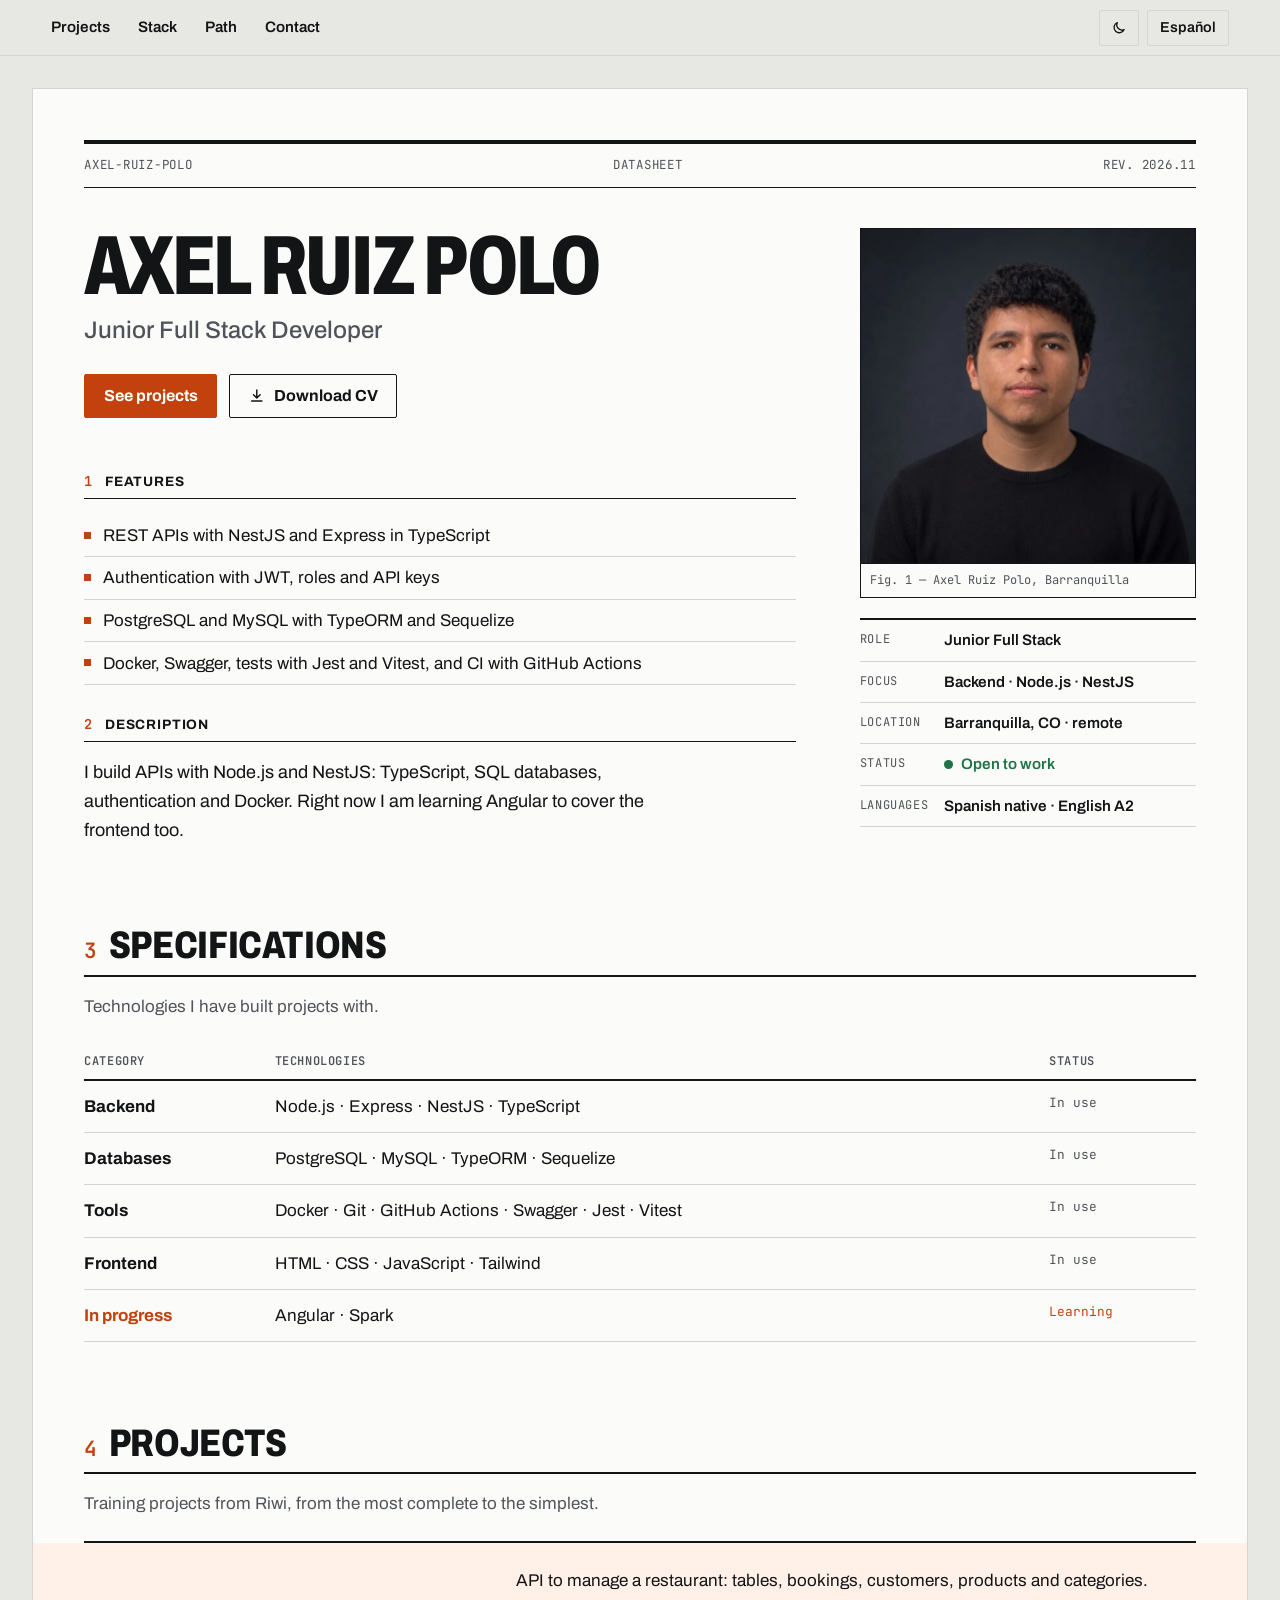
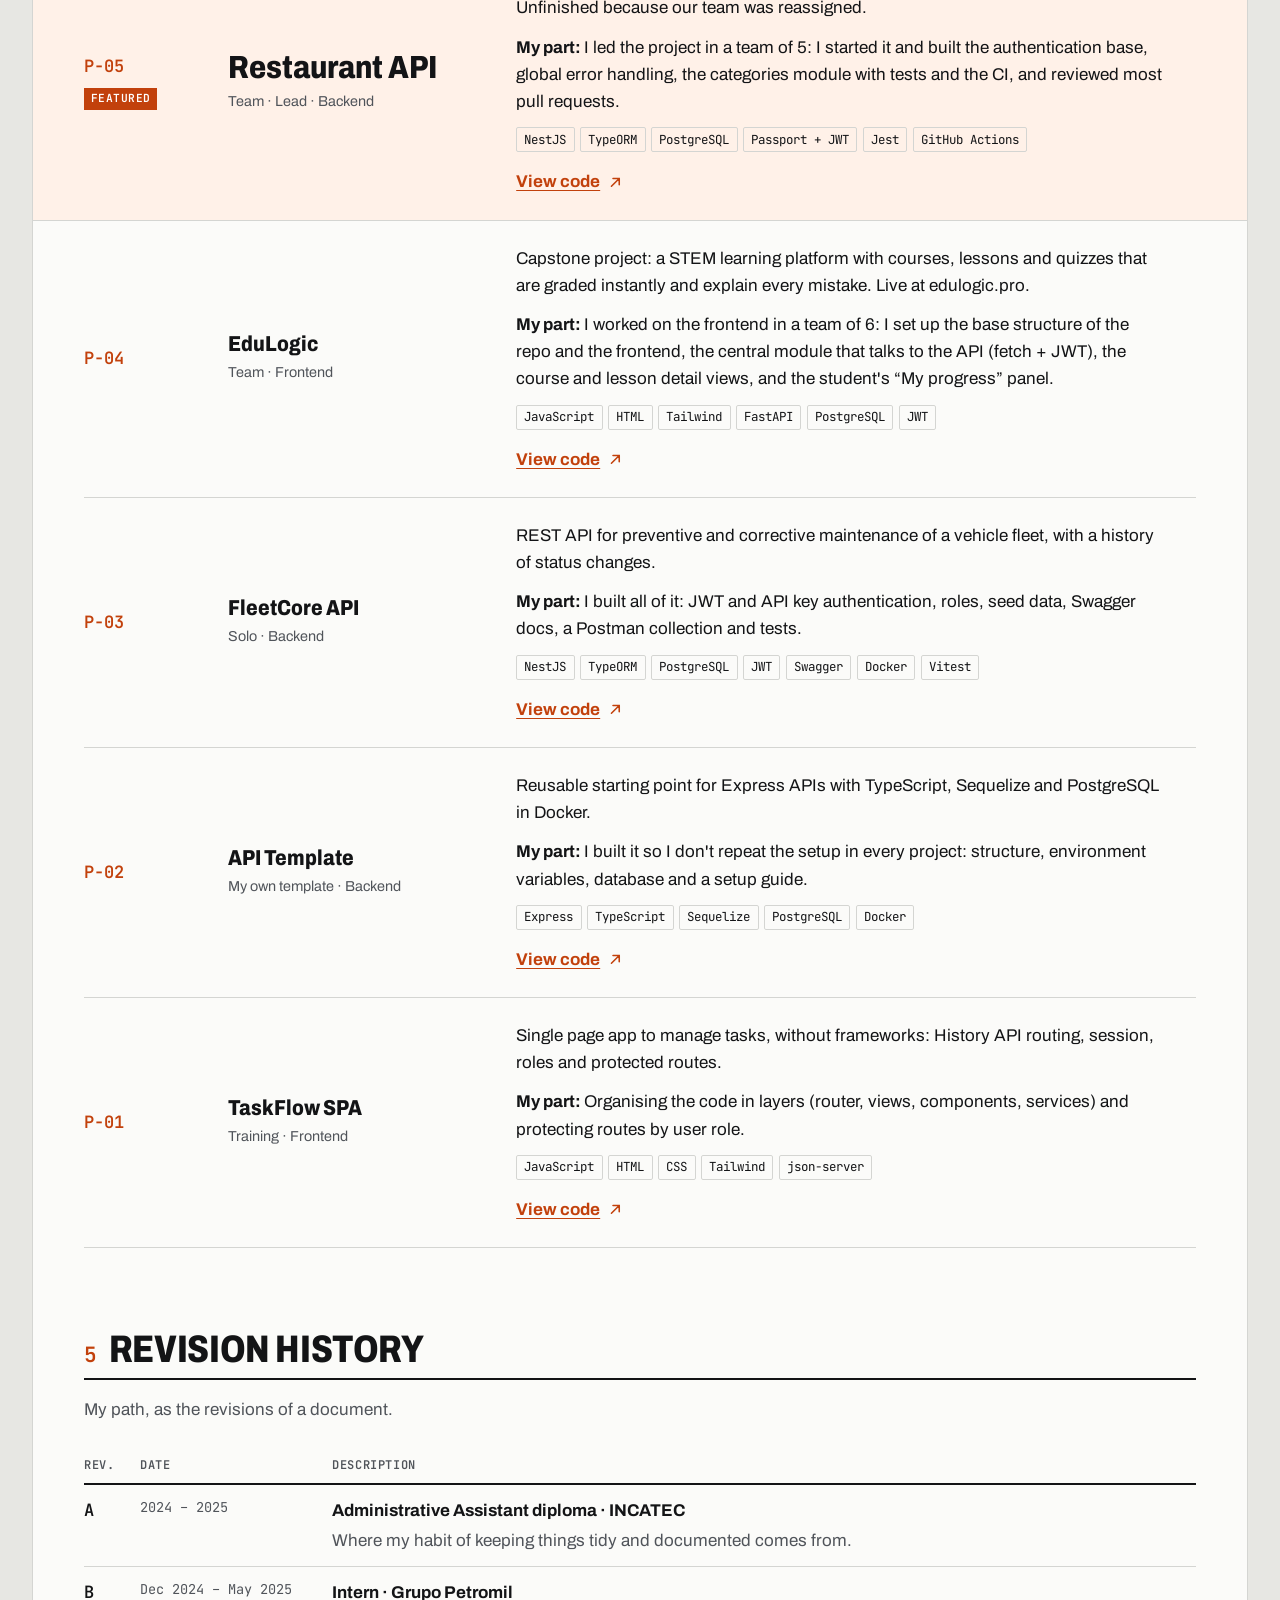
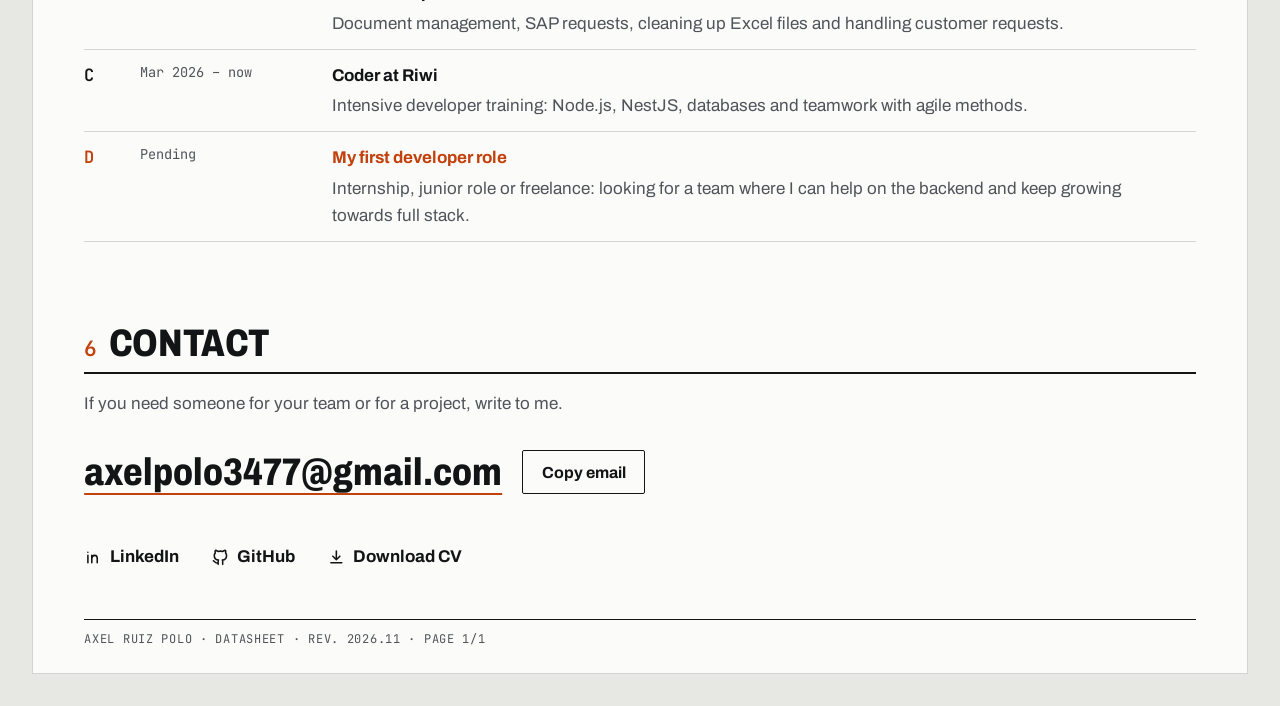
<file: index.html>
<!DOCTYPE html>
<html lang="es">
<head>
  <meta charset="UTF-8">
  <meta name="viewport" content="width=device-width, initial-scale=1.0">
  <title>Axel Ruiz Polo · Desarrollador Full Stack Junior</title>
  <meta name="description" content="Portafolio de Axel Ruiz Polo, desarrollador Full Stack Junior en Barranquilla: APIs con Node.js, NestJS, TypeScript, PostgreSQL y Docker. Disponible para trabajar.">
  <meta name="theme-color" content="#f6f6f4">
  <meta name="color-scheme" content="light dark">
  <link rel="canonical" href="https://arp34.github.io/">

  <!-- Vista previa al compartir el enlace (LinkedIn, WhatsApp, X...) -->
  <meta property="og:type" content="profile">
  <meta property="og:locale" content="es_CO">
  <meta property="og:locale:alternate" content="en_US">
  <meta property="og:title" content="Axel Ruiz Polo · Desarrollador Full Stack Junior">
  <meta property="og:description" content="APIs con Node.js y NestJS. Disponible para trabajar.">
  <meta property="og:url" content="https://arp34.github.io/">
  <meta property="og:image" content="https://arp34.github.io/assets/img/og.jpg">
  <meta property="og:image:width" content="1200">
  <meta property="og:image:height" content="630">
  <meta property="og:image:alt" content="Ficha técnica de Axel Ruiz Polo, desarrollador Full Stack Junior">
  <meta name="twitter:card" content="summary_large_image">

  <!-- Datos estructurados: le dicen a Google que la página es de una persona -->
  <script type="application/ld+json">
    {
      "@context": "https://schema.org",
      "@type": "Person",
      "name": "Axel Ruiz Polo",
      "jobTitle": "Desarrollador Full Stack Junior",
      "url": "https://arp34.github.io/",
      "image": "https://arp34.github.io/assets/img/axel.webp",
      "email": "mailto:axelpolo3477@gmail.com",
      "address": { "@type": "PostalAddress", "addressLocality": "Barranquilla", "addressCountry": "CO" },
      "knowsAbout": ["Node.js", "NestJS", "TypeScript", "PostgreSQL", "MySQL", "Docker", "Express"],
      "sameAs": ["https://www.linkedin.com/in/axel-ruiz-polo/", "https://github.com/Arp34"]
    }
  </script>

  <link rel="icon" href="assets/img/favicon.svg" type="image/svg+xml">
  <link rel="apple-touch-icon" href="assets/img/apple-touch-icon.png">
  <link rel="preconnect" href="https://fonts.googleapis.com">
  <link rel="preconnect" href="https://fonts.gstatic.com" crossorigin>
  <link rel="stylesheet" href="https://fonts.googleapis.com/css2?family=Archivo:wdth,wght@62..125,400..800&family=JetBrains+Mono:wght@400;600&display=swap">
  <link rel="stylesheet" href="css/styles.css?v=9">

  <!-- Aplica el tema guardado antes de pintar, para que no haya un destello claro -->
  <script>
    try {
      const saved = localStorage.getItem("theme");
      if (saved === "dark" || saved === "light") document.documentElement.dataset.theme = saved;
    } catch (e) {}
  </script>
</head>
<body>
  <a class="skip" href="#proyectos" data-i18n="hero.ctaProjects">Ver proyectos</a>

  <header class="topbar">
    <!-- Solo se ve en móvil, donde los enlaces van dentro del menú -->
    <a class="topbar__brand" href="#nombre">AXEL-RUIZ-POLO</a>
    <nav class="topbar__nav" id="site-nav" aria-label="Secciones" data-i18n-aria="nav.sections">
      <a href="#proyectos" data-i18n="nav.projects">Proyectos</a>
      <a href="#stack" data-i18n="nav.stack">Stack</a>
      <a href="#trayectoria" data-i18n="nav.path">Trayectoria</a>
      <a href="#contacto" data-i18n="nav.contact">Contacto</a>
    </nav>
    <div class="topbar__tools">
      <button class="tool" id="theme-toggle" type="button" aria-label="Activar modo oscuro">
        <!-- Luna (se ve en modo claro) y sol (se ve en modo oscuro) -->
        <svg class="icon icon--moon" viewBox="0 0 24 24" aria-hidden="true"><path d="M20 14.5A8 8 0 0 1 9.5 4a8 8 0 1 0 10.5 10.5Z"/></svg>
        <svg class="icon icon--sun" viewBox="0 0 24 24" aria-hidden="true"><circle cx="12" cy="12" r="4"/><path d="M12 2v2m0 16v2M4.9 4.9l1.4 1.4m11.4 11.4 1.4 1.4M2 12h2m16 0h2M4.9 19.1l1.4-1.4M17.7 6.3l1.4-1.4"/></svg>
      </button>
      <button class="tool" id="lang-toggle" type="button" lang="en" data-i18n="nav.lang">English</button>
      <!-- Botón de menú: solo en móvil. aria-expanded dice si está abierto -->
      <button class="tool topbar__menu" id="menu-toggle" type="button" aria-expanded="false" aria-controls="site-nav" aria-label="Abrir menú">
        <svg class="icon icon--open" viewBox="0 0 24 24" aria-hidden="true"><path d="M4 7h16M4 12h16M4 17h16"/></svg>
        <svg class="icon icon--close" viewBox="0 0 24 24" aria-hidden="true"><path d="M6 6l12 12M18 6 6 18"/></svg>
      </button>
    </div>
  </header>

  <main class="sheet">
    <!-- Primera "página" del datasheet: título, características y datos clave -->
    <section class="hero" aria-labelledby="nombre">
      <div class="docstrip">
        <span>AXEL-RUIZ-POLO</span>
        <span data-i18n="doc.type">Ficha técnica</span>
        <span data-i18n="doc.rev">Rev. 2026.11</span>
      </div>

      <div class="hero__grid">
        <div class="hero__main">
          <h1 id="nombre" class="hero__name">Axel Ruiz Polo</h1>
          <p class="hero__role" data-i18n="hero.role">Desarrollador Full Stack Junior</p>
          <div class="actions">
            <a class="btn btn--primary" href="#proyectos" data-i18n="hero.ctaProjects">Ver proyectos</a>
            <a class="btn" href="assets/cv/CV-Axel-Ruiz-Polo.pdf" download>
              <svg class="icon" viewBox="0 0 24 24" aria-hidden="true"><path d="M12 4v11m0 0-4.5-4.5M12 15l4.5-4.5M5 19h14"/></svg>
              <span data-i18n="hero.ctaCv">Descargar CV</span>
            </a>
          </div>

          <h2 class="sec"><span class="sec__num">1</span> <span data-i18n="hero.featuresTitle">Características</span></h2>
          <ul class="features" id="features-list"></ul>

          <h2 class="sec"><span class="sec__num">2</span> <span data-i18n="hero.descTitle">Descripción</span></h2>
          <p class="hero__lead" data-i18n="hero.lead">Construyo APIs con Node.js y NestJS: TypeScript, bases de datos SQL, autenticación y Docker. Ahora aprendo Angular para cubrir también el frontend.</p>

        </div>

        <aside class="hero__aside">
          <figure class="fig">
            <img src="assets/img/axel.webp" width="672" height="672" fetchpriority="high" alt="Foto de Axel Ruiz Polo" data-i18n-alt="hero.photoAlt">
            <figcaption data-i18n="hero.figure">Fig. 1 — Axel Ruiz Polo, Barranquilla</figcaption>
          </figure>
          <dl class="specs" id="specs-list"></dl>
        </aside>
      </div>
    </section>

    <section class="band" id="stack" aria-labelledby="stack-title">
      <h2 class="sec sec--big" id="stack-title"><span class="sec__num">3</span> <span data-i18n="stack.title">Especificaciones</span></h2>
      <p class="band__intro" data-i18n="stack.intro">Tecnologías con las que he construido proyectos.</p>
      <div class="table-wrap">
        <table class="table table--stack">
          <thead>
            <tr>
              <th scope="col" data-i18n="stack.colCategory">Categoría</th>
              <th scope="col" data-i18n="stack.colTech">Tecnologías</th>
              <th scope="col" data-i18n="stack.colStatus">Estado</th>
            </tr>
          </thead>
          <tbody id="stack-list"></tbody>
        </table>
      </div>
    </section>

    <section class="band" id="proyectos" aria-labelledby="projects-title">
      <h2 class="sec sec--big" id="projects-title"><span class="sec__num">4</span> <span data-i18n="projects.title">Proyectos</span></h2>
      <p class="band__intro" data-i18n="projects.intro">Proyectos formativos de Riwi, del más completo al más sencillo.</p>
      <ol class="projects" id="projects-list"></ol>
      <noscript><p><a href="https://github.com/Arp34">github.com/Arp34</a></p></noscript>
    </section>

    <section class="band" id="trayectoria" aria-labelledby="path-title">
      <h2 class="sec sec--big" id="path-title"><span class="sec__num">5</span> <span data-i18n="path.title">Historial de revisiones</span></h2>
      <p class="band__intro" data-i18n="path.intro">Mi trayectoria, como las revisiones de un documento.</p>
      <div class="table-wrap">
        <table class="table table--path">
          <thead>
            <tr>
              <th scope="col" data-i18n="path.colRev">Rev.</th>
              <th scope="col" data-i18n="path.colDate">Fecha</th>
              <th scope="col" data-i18n="path.colDesc">Descripción</th>
            </tr>
          </thead>
          <tbody id="path-list"></tbody>
        </table>
      </div>
    </section>
  </main>

  <footer class="foot" id="contacto" aria-labelledby="contact-title">
    <div class="foot__inner">
      <h2 class="sec sec--big" id="contact-title"><span class="sec__num">6</span> <span data-i18n="contact.title">Contacto</span></h2>
      <p class="foot__lead" data-i18n="contact.lead">Si buscas a alguien para tu equipo o para un proyecto, escríbeme.</p>

      <div class="mail">
        <a class="mail__address" href="mailto:axelpolo3477@gmail.com">axelpolo3477@gmail.com</a>
        <button class="btn" id="copy-email" type="button" data-i18n="contact.copy">Copiar correo</button>
        <span class="mail__done" id="copy-status" role="status"></span>
      </div>

      <ul class="links">
        <li>
          <a href="https://www.linkedin.com/in/axel-ruiz-polo/" target="_blank" rel="noopener">
            <svg class="icon" viewBox="0 0 24 24" aria-hidden="true"><path d="M5 9.5V19M5 5.5v.01M10 19v-9.5m0 4.25c0-2.5 1.5-4.25 3.75-4.25S17 11 17 13.5V19"/></svg>
            LinkedIn
          </a>
        </li>
        <li>
          <a href="https://github.com/Arp34" target="_blank" rel="noopener">
            <svg class="icon" viewBox="0 0 24 24" aria-hidden="true"><path d="M9 19c-4 1.3-4-2-6-2.5M15 21v-3.5c0-1 .1-1.4-.5-2 2.8-.3 5.5-1.4 5.5-6a4.6 4.6 0 0 0-1.3-3.2 4.3 4.3 0 0 0-.1-3.2s-1-.3-3.4 1.3a11.8 11.8 0 0 0-6.2 0C6.6 2.8 5.6 3.1 5.6 3.1a4.3 4.3 0 0 0-.1 3.2A4.6 4.6 0 0 0 4.2 9.5c0 4.6 2.7 5.7 5.5 6-.6.6-.6 1.2-.5 2V21"/></svg>
            GitHub
          </a>
        </li>
        <li>
          <a href="assets/cv/CV-Axel-Ruiz-Polo.pdf" download>
            <svg class="icon" viewBox="0 0 24 24" aria-hidden="true"><path d="M12 4v11m0 0-4.5-4.5M12 15l4.5-4.5M5 19h14"/></svg>
            <span data-i18n="hero.ctaCv">Descargar CV</span>
          </a>
        </li>
      </ul>

      <p class="foot__signature" data-i18n="contact.signature">Axel Ruiz Polo · Ficha técnica · Rev. 2026.11 · Pág. 1/1</p>
    </div>
  </footer>

  <script src="js/content.js?v=9"></script>
  <script src="js/main.js?v=9"></script>
</body>
</html>
</file>
<file: css/styles.css>
/* ==========================================================
   Portafolio de Axel Ruiz Polo: "ficha técnica" (datasheet)
   La página es la hoja de especificaciones de un componente:
   bloque de título, características, datos clave, tablas,
   historial de revisiones. Papel, tinta, líneas finas de 1px
   y un único color de señal (naranja) para lo importante.
   ========================================================== */

/* ---------- 1. Variables ----------
   Los colores tienen nombre de FUNCIÓN, no de color: el modo oscuro
   solo cambia sus valores y ninguna regla de abajo cambia. */
:root {
  --desk: #e7e7e3;          /* la mesa sobre la que está la hoja */
  --paper: #fbfbf9;         /* la hoja */
  --ink: #131416;           /* texto principal y reglas fuertes */
  --ink-soft: #50545a;      /* texto secundario */
  --rule-soft: #d4d5d2;     /* líneas finas entre filas */
  --accent: #c2410c;        /* naranja de señal: acciones y destacados */
  --accent-hover: #9a3412;
  --on-accent: #ffffff;
  --tint: #fff1e8;          /* fondo de la fila destacada */
  --ok: #1d7446;            /* "disponible" */

  --font-sans: "Archivo", system-ui, sans-serif;
  --font-mono: "JetBrains Mono", ui-monospace, monospace;

  --gutter: clamp(1rem, 4vw, 3.5rem);
  --max: 76rem;
  --radius: 2px;

  color-scheme: light;
}

/* Modo oscuro: hoja de grafito, tinta clara, el mismo naranja más luminoso */
:root[data-theme="dark"] {
  --desk: #0b0c0e;
  --paper: #121417;
  --ink: #e9eaec;
  --ink-soft: #a3a8b0;
  --rule-soft: #2c3036;
  --accent: #ff8a4c;
  --accent-hover: #ffa574;
  --on-accent: #121417;
  --tint: #24180f;
  --ok: #5fd08f;
  color-scheme: dark;
}

/* Sin elección guardada, se sigue el tema del sistema */
@media (prefers-color-scheme: dark) {
  :root:not([data-theme="light"]) {
    --desk: #0b0c0e;
    --paper: #121417;
    --ink: #e9eaec;
    --ink-soft: #a3a8b0;
    --rule-soft: #2c3036;
    --accent: #ff8a4c;
    --accent-hover: #ffa574;
    --on-accent: #121417;
    --tint: #24180f;
    --ok: #5fd08f;
    color-scheme: dark;
  }
}

/* ---------- 2. Base ---------- */
*,
*::before,
*::after {
  box-sizing: border-box;
}

html {
  scroll-behavior: smooth;
  scroll-padding-top: 4.5rem; /* que la barra fija no tape los títulos al saltar */
  scrollbar-color: var(--ink-soft) var(--desk);
}

body {
  margin: 0;
  font-family: var(--font-sans);
  font-size: 1.0625rem;
  line-height: 1.6;
  color: var(--ink);
  caret-color: var(--accent);
  background: var(--desk);
}

::selection {
  background: var(--accent);
  color: var(--on-accent);
}

img {
  max-width: 100%;
  display: block;
}

a {
  color: inherit;
  text-underline-offset: 0.2em;
}

h1,
h2,
h3 {
  line-height: 1.1;
  text-wrap: balance;
}

p {
  text-wrap: pretty;
}

:focus-visible {
  outline: 2px solid var(--accent);
  outline-offset: 3px;
}

.icon {
  width: 1.1em;
  height: 1.1em;
  flex: none;
  fill: none;
  stroke: currentColor;
  stroke-width: 2;
  stroke-linecap: round;
  stroke-linejoin: round;
}

.visually-hidden {
  position: absolute;
  width: 1px;
  height: 1px;
  overflow: hidden;
  clip-path: inset(50%);
  white-space: nowrap;
}

.skip {
  position: absolute;
  left: var(--gutter);
  top: -4rem;
  z-index: 20;
  padding: 0.5rem 1rem;
  background: var(--ink);
  color: var(--paper);
}

.skip:focus {
  top: 0.75rem;
}

/* ---------- 3. Barra superior ---------- */
.topbar {
  position: sticky;
  top: 0;
  z-index: 10;
  display: flex;
  align-items: center;
  justify-content: space-between;
  gap: 1rem;
  padding: 0.6rem var(--gutter);
  background: var(--desk);
  border-bottom: 1px solid var(--rule-soft);
}

.topbar__nav {
  display: flex;
  flex-wrap: wrap;
  gap: 0.25rem 1.75rem;
}

.topbar__nav a {
  font-weight: 600;
  font-size: 0.95rem;
  text-decoration: none;
  padding-block: 0.3rem;
  border-bottom: 1px solid transparent;
}

.topbar__nav a:hover {
  border-bottom-color: var(--ink);
}

.topbar__tools {
  display: flex;
  flex: none;
  gap: 0.5rem;
}

.tool {
  display: inline-flex;
  align-items: center;
  justify-content: center;
  min-width: 2.5rem;
  min-height: 2.25rem;
  padding: 0.3rem 0.75rem;
  font: inherit;
  font-weight: 600;
  font-size: 0.9rem;
  color: var(--ink);
  background: transparent;
  border: 1px solid var(--rule-soft);
  border-radius: var(--radius);
  cursor: pointer;
}

.tool:hover {
  border-color: var(--ink);
}

#theme-toggle {
  padding-inline: 0.5rem;
}

/* El botón de tema enseña la luna en claro y el sol en oscuro */
.icon--sun {
  display: none;
}

:root[data-theme="dark"] .icon--sun {
  display: block;
}

:root[data-theme="dark"] .icon--moon {
  display: none;
}

@media (prefers-color-scheme: dark) {
  :root:not([data-theme="light"]) .icon--sun {
    display: block;
  }

  :root:not([data-theme="light"]) .icon--moon {
    display: none;
  }
}

/* La marca y el botón de menú solo existen en móvil */
.topbar__brand,
.topbar__menu {
  display: none;
}

.icon--close {
  display: none;
}

/* ---------- Barra en móvil: marca + herramientas + menú desplegable ---------- */
@media (max-width: 40rem) {
  .topbar__brand {
    display: block;
    font-family: var(--font-mono);
    font-size: 0.8rem;
    font-weight: 600;
    letter-spacing: 0.06em;
    text-decoration: none;
  }

  .topbar__menu {
    display: inline-flex;
    padding-inline: 0.5rem;
  }

  /* La referencia ya sale en la barra: no repetirla en la tira del documento
     (solo cuando hay barra; la página 404 no la tiene) */
  .topbar + .sheet .docstrip span:first-child {
    display: none;
  }

  /* El panel cuelga justo debajo de la barra (que es sticky, así que
     sirve de referencia para position: absolute) */
  .topbar__nav {
    display: none;
    position: absolute;
    top: 100%;
    left: 0;
    right: 0;
    flex-direction: column;
    gap: 0;
    padding: 0.25rem var(--gutter) 0.75rem;
    background: var(--paper);
    border-bottom: 2px solid var(--ink);
  }

  .topbar.is-open .topbar__nav {
    display: flex;
  }

  .topbar__nav a {
    padding-block: 0.9rem;
    font-size: 1.05rem;
    border-bottom: 1px solid var(--rule-soft);
  }

  .topbar__nav a:last-child {
    border-bottom: 0;
  }

  .topbar.is-open .icon--open {
    display: none;
  }

  .topbar.is-open .icon--close {
    display: block;
  }
}

/* ---------- 4. La hoja ---------- */
.sheet {
  max-width: var(--max);
  margin: clamp(0rem, 3vw, 2rem) auto 0;
  padding: clamp(1.25rem, 4vw, 3.5rem) var(--gutter) 0;
  background: var(--paper);
  border: 1px solid var(--rule-soft);
  border-bottom: 0;
}

/* Tira de documento: referencia, tipo y revisión, como en un datasheet.
   La regla gruesa de arriba se "dibuja" al cargar (el único movimiento). */
.docstrip {
  position: relative;
  display: flex;
  flex-wrap: wrap;
  justify-content: space-between;
  gap: 0.25rem 1.5rem;
  padding-block: 0.9rem 0.75rem;
  border-bottom: 1px solid var(--ink);
  font-family: var(--font-mono);
  font-size: 0.78rem;
  text-transform: uppercase;
  letter-spacing: 0.06em;
  color: var(--ink-soft);
}

.docstrip::before {
  content: "";
  position: absolute;
  inset: 0 0 auto;
  height: 4px;
  background: var(--ink);
  transform-origin: left;
  animation: draw 0.9s cubic-bezier(0.16, 1, 0.3, 1) both;
}

@keyframes draw {
  from {
    transform: scaleX(0);
  }
}

/* Títulos de sección numerados, como los apartados de un datasheet */
.sec {
  display: flex;
  align-items: baseline;
  gap: 0.75rem;
  margin: 0 0 1rem;
  padding-bottom: 0.5rem;
  border-bottom: 1px solid var(--ink);
  font-size: 0.85rem;
  font-weight: 700;
  text-transform: uppercase;
  letter-spacing: 0.06em;
}

.sec__num {
  font-family: var(--font-mono);
  font-weight: 600;
  color: var(--accent);
}

.sec--big {
  font-size: clamp(1.6rem, 3.5vw, 2.4rem);
  font-weight: 800;
  font-stretch: 80%;
  letter-spacing: -0.01em;
  border-bottom-width: 2px;
}

.sec--big .sec__num {
  font-size: 0.55em;
}

.band {
  padding-block: clamp(3rem, 7vw, 5rem) 0;
}

.band__intro {
  margin: 0 0 1.5rem;
  color: var(--ink-soft);
  max-width: 60ch;
}

/* ---------- 5. Botones ---------- */
.actions {
  display: flex;
  flex-wrap: wrap;
  gap: 0.75rem;
  margin: 1.5rem 0 clamp(2rem, 5vw, 3.5rem);
}

.btn {
  display: inline-flex;
  align-items: center;
  gap: 0.5rem;
  min-height: 2.75rem;
  padding: 0.5rem 1.15rem;
  font: inherit;
  font-weight: 700;
  font-size: 1rem;
  text-decoration: none;
  color: var(--ink);
  background: transparent;
  border: 1.5px solid var(--ink);
  border-radius: var(--radius);
  cursor: pointer;
  transition: background-color 0.15s ease-out, color 0.15s ease-out, border-color 0.15s ease-out;
}

.btn:hover {
  background: var(--ink);
  color: var(--paper);
}

.btn--primary {
  background: var(--accent);
  border-color: var(--accent);
  color: var(--on-accent);
}

.btn--primary:hover {
  background: var(--accent-hover);
  border-color: var(--accent-hover);
  color: var(--on-accent);
}

/* ---------- 6. Primera página: nombre, características y datos ---------- */
.hero__name {
  margin: 0 0 0.4rem;
  font-size: clamp(2.75rem, 7vw, 5.25rem);
  font-weight: 800;
  font-stretch: 72%;
  line-height: 0.92;
  letter-spacing: -0.02em;
  text-transform: uppercase;
}

.hero__role {
  margin: 0;
  font-size: clamp(1.15rem, 2.4vw, 1.5rem);
  font-weight: 500;
  color: var(--ink-soft);
}

/* El nombre, el cargo y los botones van DENTRO de la columna izquierda,
   así la foto (columna derecha) empieza a la altura del nombre */
.hero__grid {
  margin-top: clamp(1.5rem, 4vw, 2.5rem);
  display: grid;
  grid-template-columns: 1fr minmax(15rem, 21rem);
  gap: clamp(2rem, 5vw, 4.5rem);
  align-items: start;
}

.hero__main .sec + * {
  margin-top: 0;
}

.features {
  list-style: none;
  margin: 0 0 2rem;
  padding: 0;
}

.features li {
  display: flex;
  gap: 0.75rem;
  padding-block: 0.45rem;
  border-bottom: 1px solid var(--rule-soft);
}

/* Viñeta cuadrada, como en las listas de un datasheet */
.features li::before {
  content: "";
  flex: none;
  width: 0.45rem;
  height: 0.45rem;
  margin-top: 0.6rem;
  background: var(--accent);
}

.hero__lead {
  margin: 0;
  max-width: 60ch;
  font-size: 1.125rem;
}

.fig {
  margin: 0;
  border: 1px solid var(--ink);
}

/* height: auto anula el height="1024" del HTML (que solo sirve para
   reservar el hueco al cargar); si no, la foto mide 1024px de alto */
.fig img {
  width: 100%;
  height: auto;
  aspect-ratio: 1;
  object-fit: cover;
}

.fig figcaption {
  padding: 0.45rem 0.6rem;
  border-top: 1px solid var(--ink);
  font-family: var(--font-mono);
  font-size: 0.75rem;
  color: var(--ink-soft);
}

/* Datos clave: pares clave / valor en una rejilla de dos columnas */
.specs {
  display: grid;
  grid-template-columns: auto 1fr;
  margin: 1.25rem 0 0;
  border-top: 2px solid var(--ink);
}

.specs dt,
.specs dd {
  margin: 0;
  padding-block: 0.5rem;
  border-bottom: 1px solid var(--rule-soft);
}

.specs dt {
  padding-right: 1rem;
  font-family: var(--font-mono);
  font-size: 0.75rem;
  text-transform: uppercase;
  letter-spacing: 0.05em;
  color: var(--ink-soft);
  line-height: 1.9;
}

.specs dd {
  font-weight: 600;
  font-size: 0.95rem;
}

.specs__status {
  display: flex;
  align-items: center;
  gap: 0.5rem;
  color: var(--ok);
}

.specs__status::before {
  content: "";
  width: 0.55rem;
  height: 0.55rem;
  border-radius: 50%;
  background: var(--ok);
}

@media (max-width: 52rem) {
  .hero__grid {
    grid-template-columns: 1fr;
  }

  /* En pantallas estrechas: foto pequeña al lado de los datos clave */
  .hero__aside {
    display: grid;
    grid-template-columns: minmax(7rem, 11rem) 1fr;
    gap: 1.25rem;
    align-items: start;
  }

  .specs {
    margin-top: 0;
  }
}

/* En móvil la foto va centrada y los datos clave debajo, a todo el ancho */
@media (max-width: 30rem) {
  .hero__aside {
    grid-template-columns: 1fr;
  }

  .fig {
    width: 100%;
    max-width: 14rem;
    margin-inline: auto;
  }
}

/* ---------- 7. Tablas (especificaciones e historial) ---------- */
.table-wrap {
  overflow-x: auto;
}

.table {
  width: 100%;
  border-collapse: collapse;
  font-variant-numeric: tabular-nums;
}

.table th,
.table td {
  text-align: left;
  vertical-align: top;
  padding: 0.75rem 1rem 0.75rem 0;
  border-bottom: 1px solid var(--rule-soft);
}

.table thead th {
  padding-block: 0.5rem;
  border-bottom: 2px solid var(--ink);
  font-family: var(--font-mono);
  font-size: 0.75rem;
  font-weight: 600;
  text-transform: uppercase;
  letter-spacing: 0.05em;
  color: var(--ink-soft);
}

.table tbody th {
  font-weight: 700;
  white-space: nowrap;
}

.table .status {
  font-family: var(--font-mono);
  font-size: 0.8rem;
  color: var(--ink-soft);
  white-space: nowrap;
}

.table .is-learning .status,
.table .is-learning th {
  color: var(--accent);
}

.table--path .rev {
  font-family: var(--font-mono);
  font-weight: 600;
  width: 3.5rem;
}

.table--path .date {
  font-family: var(--font-mono);
  font-size: 0.85rem;
  color: var(--ink-soft);
  white-space: nowrap;
  width: 12rem;
}

.table--path td p {
  margin: 0.2rem 0 0;
  color: var(--ink-soft);
}

.table--path .is-pending .rev,
.table--path .is-pending strong {
  color: var(--accent);
}

/* En móvil, cada fila de tabla se convierte en un bloque */
@media (max-width: 40rem) {
  .table thead {
    position: absolute;
    width: 1px;
    height: 1px;
    overflow: hidden;
    clip-path: inset(50%);
  }

  .table tr {
    display: grid;
    grid-template-columns: auto 1fr;
    gap: 0.15rem 1rem;
    padding-block: 0.75rem;
    border-bottom: 1px solid var(--rule-soft);
  }

  .table th,
  .table td {
    padding: 0;
    border: 0;
  }

  .table--stack td:nth-child(2) {
    grid-column: 1 / -1;
    grid-row: 2;
  }

  .table--stack .status {
    justify-self: end;
  }

  .table--path td:nth-child(3) {
    grid-column: 1 / -1;
  }

  .table--path .rev,
  .table--path .date {
    width: auto;
  }

  .table tbody tr:first-child {
    border-top: 2px solid var(--ink);
  }
}

/* ---------- 8. Proyectos: tabla de referencias ---------- */
.projects {
  list-style: none;
  margin: 0;
  padding: 0;
  border-top: 2px solid var(--ink);
}

.project {
  display: grid;
  grid-template-columns: 7rem minmax(12rem, 16rem) 1fr;
  gap: 0.5rem 2rem;
  align-items: center; /* código y título centrados en vertical junto al texto */
  padding: 1.5rem 0;
  border-bottom: 1px solid var(--rule-soft);
}

.project__ref {
  display: flex;
  flex-direction: column;
  align-items: flex-start;
  gap: 0.5rem;
  font-family: var(--font-mono);
  font-weight: 600;
  color: var(--accent);
}

.project__badge {
  padding: 0.1rem 0.4rem;
  font-size: 0.7rem;
  text-transform: uppercase;
  letter-spacing: 0.05em;
  background: var(--accent);
  color: var(--on-accent);
}

.project__head h3 {
  margin: 0 0 0.3rem;
  font-size: 1.35rem;
  font-weight: 800;
  font-stretch: 85%;
}

.project__kind {
  margin: 0;
  font-size: 0.9rem;
  color: var(--ink-soft);
}

.project__body p {
  margin: 0 0 0.75rem;
  max-width: 65ch;
}

.project__role strong {
  font-weight: 700;
}

.project__tech {
  list-style: none;
  margin: 0 0 1rem;
  padding: 0;
  display: flex;
  flex-wrap: wrap;
  gap: 0.35rem;
  font-family: var(--font-mono);
  font-size: 0.78rem;
}

.project__tech li {
  padding: 0.1rem 0.45rem;
  border: 1px solid var(--rule-soft);
  border-radius: var(--radius);
}

.project__link {
  display: inline-flex;
  align-items: center;
  gap: 0.35rem;
  font-weight: 700;
  color: var(--accent);
}

.project__link:hover {
  color: var(--accent-hover);
}

/* El proyecto destacado: fondo teñido, a todo el ancho de la hoja */
.project--featured {
  margin-inline: calc(var(--gutter) * -1);
  padding-inline: var(--gutter);
  /* el fondo teñido lo pinta su capa ::before (más abajo), para poder apagarlo */
}

.project--featured .project__head h3 {
  font-size: clamp(1.6rem, 3vw, 2rem);
}

/* Al pasar el cursor (o enfocar con el teclado) cualquier proyecto se tiñe
   como el destacado y su título crece. El tono va en una capa ::before detrás
   de la tarjeta, que llega hasta el borde de la hoja igual que el destacado. */
.project {
  position: relative;
  isolation: isolate; /* para que la capa z-index:-1 quede detrás del texto, no de la página */
}

.project::before {
  content: "";
  position: absolute;
  inset: 0 calc(var(--gutter) * -1);
  z-index: -1;
  background: var(--tint);
  opacity: 0;
  transition: opacity 0.2s ease-out;
}

/* El destacado ya llega al borde de la hoja: su capa no debe salirse más.
   Además empieza encendido: es el naranja "por defecto". */
.project--featured::before {
  inset: 0;
  opacity: 1;
}

/* Si el cursor o el foco está en OTRA tarjeta, el destacado se apaga y el
   naranja "se mueve" a esa. :has() deja que la lista pregunte por sus hijas. */
.projects:has(.project:focus-within) .project--featured:not(:focus-within)::before {
  opacity: 0;
}

@media (hover: hover) {
  .projects:has(.project:hover) .project--featured:not(:hover)::before {
    opacity: 0;
  }
}

.project__head h3 {
  transform-origin: left center;
  transition: transform 0.2s ease-out;
}

.project:focus-within::before {
  opacity: 1;
}

.project:focus-within .project__head h3 {
  transform: scale(1.08);
}

@media (hover: hover) {
  .project:hover::before {
    opacity: 1;
  }

  .project:hover .project__head h3 {
    transform: scale(1.08);
  }
}

@media (max-width: 52rem) {
  .project {
    grid-template-columns: 1fr;
  }

  .project__ref {
    flex-direction: row;
    align-items: center;
  }
}

/* ---------- 9. Pie: contacto, en la misma hoja ---------- */
.foot {
  max-width: var(--max);
  margin: 0 auto clamp(0rem, 3vw, 2rem);
  padding: clamp(3rem, 7vw, 5rem) var(--gutter) 1.5rem;
  background: var(--paper);
  border: 1px solid var(--rule-soft);
  border-top: 0;
}

.foot__lead {
  margin: 0 0 1.5rem;
  color: var(--ink-soft);
}

.mail {
  display: flex;
  flex-wrap: wrap;
  align-items: center;
  gap: 0.75rem 1.25rem;
}

.mail__address {
  font-size: clamp(1.4rem, 4.5vw, 2.4rem);
  font-weight: 800;
  font-stretch: 80%;
  overflow-wrap: anywhere;
  text-decoration-thickness: 2px;
  text-decoration-color: var(--accent);
}

.mail__done {
  font-family: var(--font-mono);
  font-size: 0.85rem;
  color: var(--ok);
}

.links {
  list-style: none;
  padding: 0;
  margin: 2rem 0 0;
  display: flex;
  flex-wrap: wrap;
  gap: 0.5rem 2rem;
}

.links a {
  display: inline-flex;
  align-items: center;
  gap: 0.45rem;
  min-height: 2.75rem;
  font-weight: 700;
  text-decoration: none;
}

.links a:hover {
  text-decoration: underline;
}

.foot__signature {
  margin: 2.5rem 0 0;
  padding-top: 0.6rem;
  border-top: 1px solid var(--ink);
  font-family: var(--font-mono);
  font-size: 0.75rem;
  text-transform: uppercase;
  letter-spacing: 0.06em;
  color: var(--ink-soft);
}

/* En móvil la hoja ocupa toda la pantalla: sin bordes ni mesa alrededor */
@media (max-width: 40rem) {
  body {
    background: var(--paper);
  }

  .topbar {
    background: var(--paper);
  }

  .sheet,
  .foot {
    border: 0;
    margin: 0;
  }
}

/* ---------- Página 404 ---------- */
.error {
  margin-bottom: clamp(0rem, 3vw, 2rem);
  padding-bottom: clamp(3rem, 8vw, 5rem);
  border-bottom: 1px solid var(--rule-soft);
}

.error__code {
  margin-top: clamp(2rem, 6vw, 4rem);
  font-size: clamp(6rem, 22vw, 11rem);
  color: var(--accent);
}

.error__en {
  margin: 0.25rem 0 0;
  color: var(--ink-soft);
}

/* ---------- Impresión (Ctrl + P / guardar como PDF) ---------- */
@media print {
  /* Siempre tinta negra sobre papel blanco, aunque se esté en modo oscuro.
     El :not(#print) solo sube la especificidad para ganar a las reglas
     del modo oscuro de arriba. */
  :root:not(#print),
  :root[data-theme]:not(#print) {
    --desk: #ffffff;
    --paper: #ffffff;
    --ink: #000000;
    --ink-soft: #333333;
    --rule-soft: #bbbbbb;
    --accent: #c2410c;
    --on-accent: #ffffff;
    --tint: #fff1e8;
    --ok: #1d7446;
  }

  @page {
    margin: 14mm;
  }

  body {
    font-size: 10.5pt;
  }

  /* Fuera en papel: navegación, botones, el CV (ruta relativa, inútil
     impresa) y la firma ("Pág. 1/1" no es verdad si salen varias hojas) */
  .topbar,
  .skip,
  .actions,
  #copy-email,
  .mail__done,
  .links li:has(a[download]),
  .foot__signature {
    display: none !important;
  }

  /* El ancho del papel activaría el diseño de tablet: se fuerzan las dos columnas */
  .hero__grid {
    grid-template-columns: 1fr 15rem;
    gap: 2rem;
  }

  .hero__aside {
    display: block;
  }

  .hero__role {
    margin-bottom: 1.5rem;
  }

  .sheet,
  .foot {
    max-width: none;
    margin: 0;
    padding: 0;
    border: 0;
  }

  .foot {
    padding-top: 2rem;
  }

  .docstrip::before {
    animation: none;
  }

  .band {
    padding-top: 1.75rem;
  }

  /* En papel no se puede hacer clic: se escribe la dirección del enlace */
  .project__link::after,
  .links a::after {
    content: " (" attr(href) ")";
    font-weight: 400;
    color: var(--ink-soft);
  }

  .project__link .icon,
  .links .icon {
    display: none;
  }

  /* Que ningún proyecto, fila o dato clave quede partido entre dos páginas */
  .project,
  .table tr,
  .fig,
  .specs {
    break-inside: avoid;
  }

  .sec,
  .sec--big {
    break-after: avoid;
  }
}

/* ---------- 10. Movimiento reducido ---------- */
@media (prefers-reduced-motion: reduce) {
  html {
    scroll-behavior: auto;
  }

  *,
  *::before {
    animation: none !important;
    transition: none !important;
  }
}
</file>
